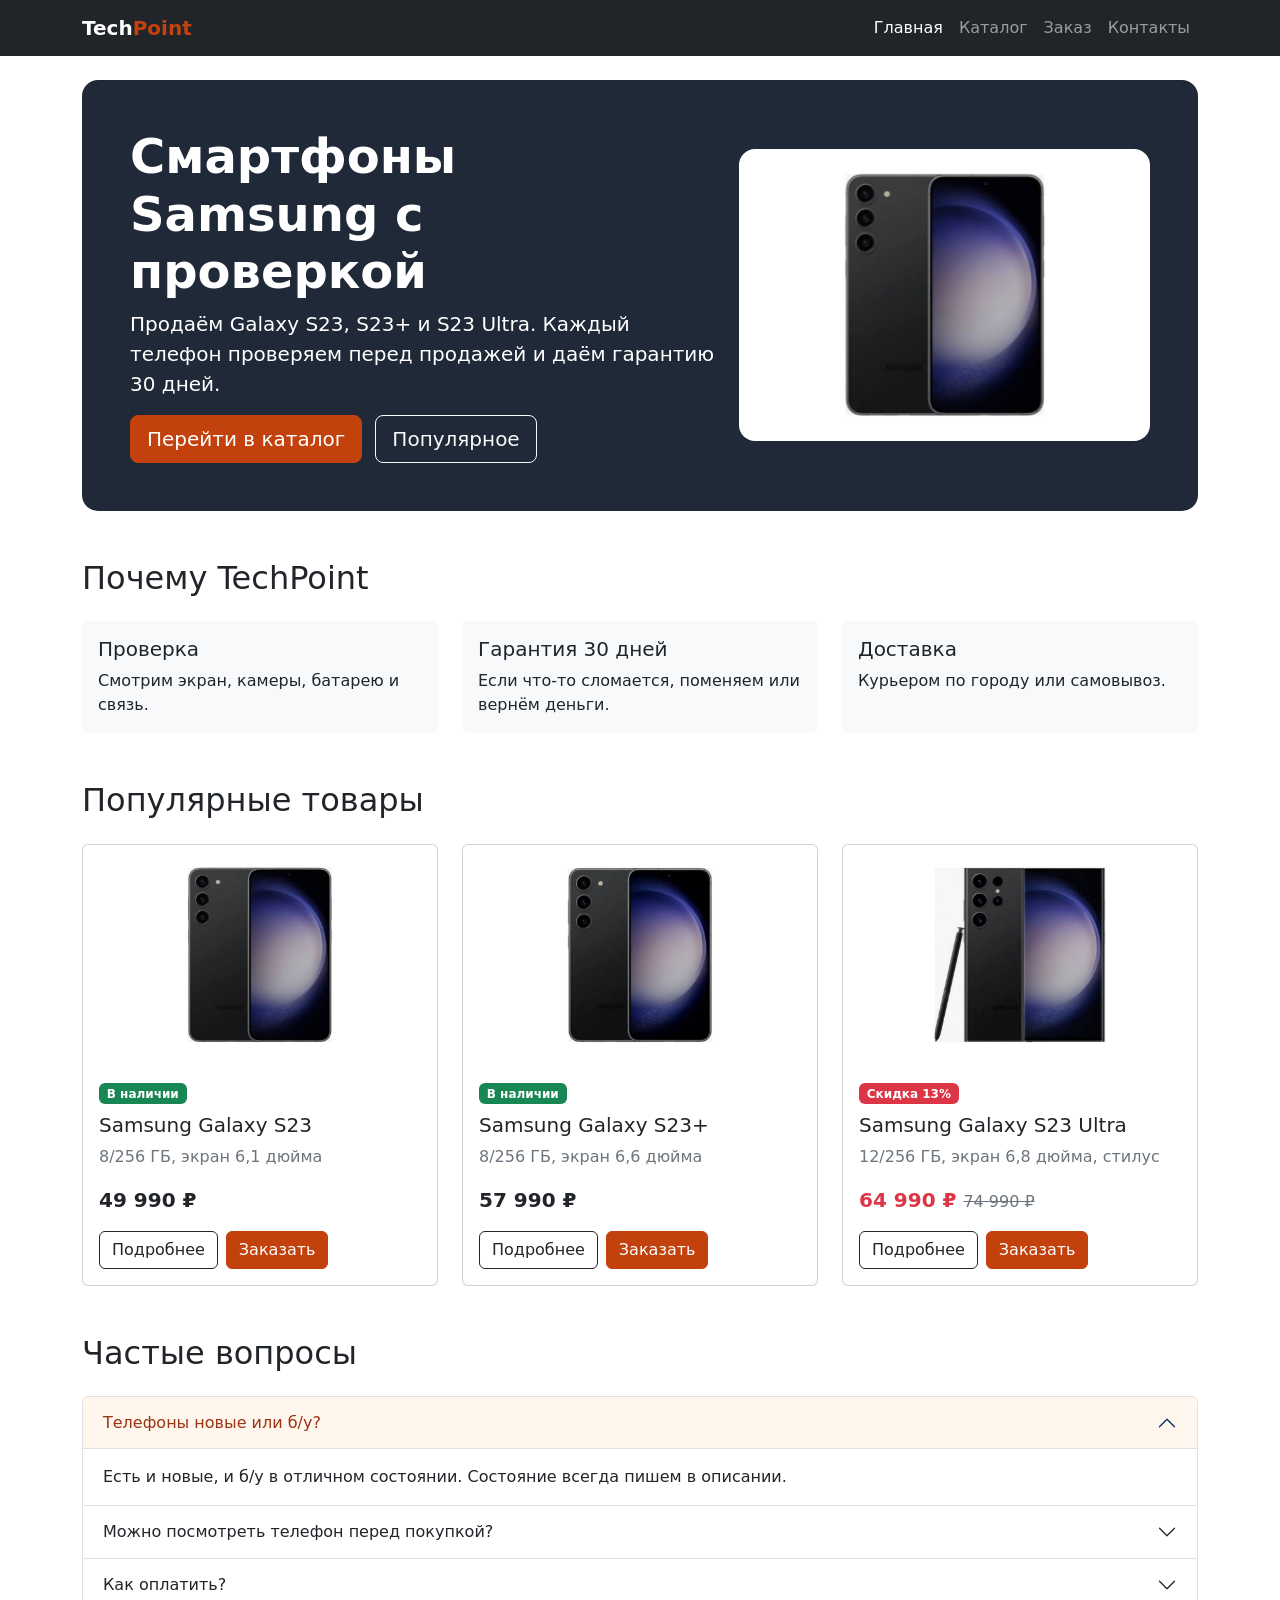
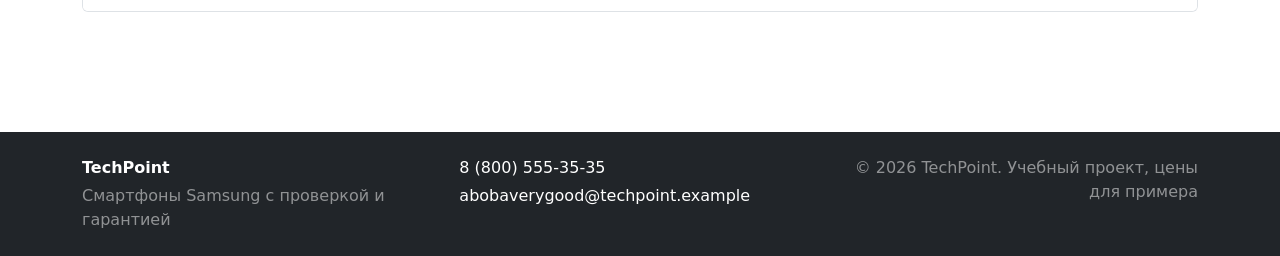
<file: index.html>
<!DOCTYPE html>
<html lang="ru">
<head>
  <meta charset="UTF-8">
  <meta name="viewport" content="width=device-width, initial-scale=1.0">
  <meta name="description" content="Магазин смартфонов Samsung Galaxy S23 с проверкой и гарантией.">
  <title>TechPoint — смартфоны Samsung</title>
  <link rel="stylesheet" href="vendor/bootstrap/css/bootstrap.min.css">
  <link rel="stylesheet" href="css/custom.css">
</head>
<body class="d-flex flex-column min-vh-100">
  <nav class="navbar navbar-expand-lg navbar-dark bg-dark sticky-top">
    <div class="container">
      <a class="navbar-brand fw-bold" href="index.html">Tech<span class="text-brand">Point</span></a>
      <button class="navbar-toggler" type="button" data-bs-toggle="collapse" data-bs-target="#mainNav" aria-controls="mainNav" aria-expanded="false" aria-label="Открыть меню">
        <span class="navbar-toggler-icon"></span>
      </button>
      <div class="collapse navbar-collapse" id="mainNav">
        <ul class="navbar-nav ms-auto">
          <li class="nav-item"><a class="nav-link active" aria-current="page" href="index.html">Главная</a></li>
          <li class="nav-item"><a class="nav-link" href="catalog.html">Каталог</a></li>
          <li class="nav-item"><a class="nav-link" href="order.html">Заказ</a></li>
          <li class="nav-item"><a class="nav-link" href="contacts.html">Контакты</a></li>
        </ul>
      </div>
    </div>
  </nav>

  <main class="container py-4 flex-grow-1">
    <div class="alert alert-success d-none" id="successAlert" role="alert">
      Заявка отправлена! Мы перезвоним вам в течение часа.
    </div>

    <section class="hero rounded-4 p-4 p-lg-5 mb-5">
      <div class="row align-items-center g-4">
        <div class="col-lg-7">
          <h1 class="display-5 fw-bold">Смартфоны Samsung с проверкой</h1>
          <p class="lead">Продаём Galaxy S23, S23+ и S23 Ultra. Каждый телефон проверяем перед продажей и даём гарантию 30 дней.</p>
          <a class="btn btn-orange btn-lg me-2" href="catalog.html">Перейти в каталог</a>
          <a class="btn btn-outline-light btn-lg" href="#popular">Популярное</a>
        </div>
        <div class="col-lg-5">
          <div id="heroCarousel" class="carousel slide" data-bs-ride="carousel">
            <div class="carousel-inner bg-white rounded-4 py-3">
            <div class="carousel-item active">
              <img src="images/samsung-s23.jpg" class="d-block mx-auto hero-img" alt="Samsung Galaxy S23">
            </div>
            <div class="carousel-item">
              <img src="images/samsung-s23-plus.jpg" class="d-block mx-auto hero-img" alt="Samsung Galaxy S23+">
            </div>
            <div class="carousel-item">
              <img src="images/samsung-s23-ultra.jpg" class="d-block mx-auto hero-img" alt="Samsung Galaxy S23 Ultra">
            </div>
            </div>
            <button class="carousel-control-prev" type="button" data-bs-target="#heroCarousel" data-bs-slide="prev">
              <span class="carousel-control-prev-icon" aria-hidden="true"></span>
              <span class="visually-hidden">Назад</span>
            </button>
            <button class="carousel-control-next" type="button" data-bs-target="#heroCarousel" data-bs-slide="next">
              <span class="carousel-control-next-icon" aria-hidden="true"></span>
              <span class="visually-hidden">Вперёд</span>
            </button>
          </div>
        </div>
      </div>
    </section>

    <section class="mb-5" id="advantages">
      <h2 class="mb-4">Почему TechPoint</h2>
      <div class="row g-4">
        <div class="col-md-4">
          <div class="card h-100 border-0 bg-light">
            <div class="card-body">
              <h3 class="h5">Проверка</h3>
              <p class="card-text mb-0">Смотрим экран, камеры, батарею и связь.</p>
            </div>
          </div>
        </div>
        <div class="col-md-4">
          <div class="card h-100 border-0 bg-light">
            <div class="card-body">
              <h3 class="h5">Гарантия 30 дней</h3>
              <p class="card-text mb-0">Если что-то сломается, поменяем или вернём деньги.</p>
            </div>
          </div>
        </div>
        <div class="col-md-4">
          <div class="card h-100 border-0 bg-light">
            <div class="card-body">
              <h3 class="h5">Доставка</h3>
              <p class="card-text mb-0">Курьером по городу или самовывоз.</p>
            </div>
          </div>
        </div>
      </div>
    </section>

    <section class="mb-5" id="popular">
      <h2 class="mb-4">Популярные товары</h2>
      <div class="row row-cols-1 row-cols-md-2 row-cols-lg-3 g-4">
        <div class="col">
          <div class="card h-100">
            <img src="images/samsung-s23.jpg" class="card-img-top product-img p-3" alt="Samsung Galaxy S23">
            <div class="card-body d-flex flex-column">
              <div class="mb-2"><span class="badge text-bg-success">В наличии</span></div>
              <h3 class="card-title h5">Samsung Galaxy S23</h3>
              <p class="card-text text-secondary">8/256 ГБ, экран 6,1 дюйма</p>
              <p class="fw-bold fs-5 mb-3">49 990 ₽</p>
              <div class="mt-auto d-flex gap-2">
              <a class="btn btn-outline-dark" href="product-s23.html">Подробнее</a>
              <button class="btn btn-orange" type="button" data-bs-toggle="modal" data-bs-target="#orderModal" data-product="Samsung Galaxy S23">Заказать</button>
              </div>
            </div>
          </div>
        </div>
        <div class="col">
          <div class="card h-100">
            <img src="images/samsung-s23-plus.jpg" class="card-img-top product-img p-3" alt="Samsung Galaxy S23+">
            <div class="card-body d-flex flex-column">
              <div class="mb-2"><span class="badge text-bg-success">В наличии</span></div>
              <h3 class="card-title h5">Samsung Galaxy S23+</h3>
              <p class="card-text text-secondary">8/256 ГБ, экран 6,6 дюйма</p>
              <p class="fw-bold fs-5 mb-3">57 990 ₽</p>
              <div class="mt-auto d-flex gap-2">
              <a class="btn btn-outline-dark" href="product-s23-plus.html">Подробнее</a>
              <button class="btn btn-orange" type="button" data-bs-toggle="modal" data-bs-target="#orderModal" data-product="Samsung Galaxy S23+">Заказать</button>
              </div>
            </div>
          </div>
        </div>
        <div class="col">
          <div class="card h-100">
            <img src="images/samsung-s23-ultra.jpg" class="card-img-top product-img p-3" alt="Samsung Galaxy S23 Ultra">
            <div class="card-body d-flex flex-column">
              <div class="mb-2"><span class="badge text-bg-danger">Скидка 13%</span></div>
              <h3 class="card-title h5">Samsung Galaxy S23 Ultra</h3>
              <p class="card-text text-secondary">12/256 ГБ, экран 6,8 дюйма, стилус</p>
              <p class="fw-bold fs-5 mb-3 text-danger">64 990 ₽ <s class="text-secondary fs-6 fw-normal">74 990 ₽</s></p>
              <div class="mt-auto d-flex gap-2">
              <a class="btn btn-outline-dark" href="product.html">Подробнее</a>
              <button class="btn btn-orange" type="button" data-bs-toggle="modal" data-bs-target="#orderModal" data-product="Samsung Galaxy S23 Ultra">Заказать</button>
              </div>
            </div>
          </div>
        </div>
      </div>
    </section>

    <section class="mb-5">
      <h2 class="mb-4">Частые вопросы</h2>
      <div class="accordion" id="faq">
        <div class="accordion-item">
          <h3 class="accordion-header">
            <button class="accordion-button" type="button" data-bs-toggle="collapse" data-bs-target="#faq1" aria-expanded="true" aria-controls="faq1">
              Телефоны новые или б/у?
            </button>
          </h3>
          <div id="faq1" class="accordion-collapse collapse show" data-bs-parent="#faq">
            <div class="accordion-body">Есть и новые, и б/у в отличном состоянии. Состояние всегда пишем в описании.</div>
          </div>
        </div>
        <div class="accordion-item">
          <h3 class="accordion-header">
            <button class="accordion-button collapsed" type="button" data-bs-toggle="collapse" data-bs-target="#faq2" aria-expanded="false" aria-controls="faq2">
              Можно посмотреть телефон перед покупкой?
            </button>
          </h3>
          <div id="faq2" class="accordion-collapse collapse" data-bs-parent="#faq">
            <div class="accordion-body">Да, оставьте заявку и договоримся о встрече.</div>
          </div>
        </div>
        <div class="accordion-item">
          <h3 class="accordion-header">
            <button class="accordion-button collapsed" type="button" data-bs-toggle="collapse" data-bs-target="#faq3" aria-expanded="false" aria-controls="faq3">
              Как оплатить?
            </button>
          </h3>
          <div id="faq3" class="accordion-collapse collapse" data-bs-parent="#faq">
            <div class="accordion-body">Наличными или переводом при получении.</div>
          </div>
        </div>
      </div>
    </section>
  </main>

  <footer class="bg-dark text-white py-4 mt-5">
    <div class="container">
      <div class="row g-3">
        <div class="col-md-4">
          <p class="fw-bold mb-1">TechPoint</p>
          <p class="mb-0 text-white-50">Смартфоны Samsung с проверкой и гарантией</p>
        </div>
        <div class="col-md-4">
          <p class="mb-1">8 (800) 555-35-35</p>
          <p class="mb-0">abobaverygood@techpoint.example</p>
        </div>
        <div class="col-md-4 text-md-end">
          <p class="mb-0 text-white-50">&copy; 2026 TechPoint. Учебный проект, цены для примера</p>
        </div>
      </div>
    </div>
  </footer>

  <div class="modal fade" id="orderModal" tabindex="-1" aria-labelledby="orderModalTitle" aria-hidden="true">
    <div class="modal-dialog modal-lg modal-dialog-centered">
      <div class="modal-content">
        <form class="order-form" novalidate>
          <div class="modal-header">
            <h2 class="modal-title fs-5" id="orderModalTitle">Заявка</h2>
            <button type="button" class="btn-close" data-bs-dismiss="modal" aria-label="Закрыть"></button>
          </div>
          <div class="modal-body">
            <div class="row g-3">
              <div class="col-md-6">
                <label class="form-label" for="modal-name">Имя</label>
                <input class="form-control" id="modal-name" name="name" type="text" required>
                <div class="invalid-feedback">Введите имя</div>
              </div>
              <div class="col-md-6">
                <label class="form-label" for="modal-email">E-mail</label>
                <input class="form-control" id="modal-email" name="email" type="email" required>
                <div class="invalid-feedback">Введите корректный e-mail</div>
              </div>
              <div class="col-md-6">
                <label class="form-label" for="modal-phone">Телефон</label>
                <div class="input-group has-validation">
                  <span class="input-group-text">+7</span>
                  <input class="form-control" id="modal-phone" name="phone" type="tel" placeholder="900 000-00-00" required>
                  <div class="invalid-feedback">Введите телефон</div>
                </div>
              </div>
              <div class="col-md-6">
                <label class="form-label" for="modal-model">Модель</label>
                <select class="form-select" id="modal-model" name="model" required>
                  <option value="">Выберите модель</option>
                  <option value="Samsung Galaxy S23">Samsung Galaxy S23</option>
                  <option value="Samsung Galaxy S23+">Samsung Galaxy S23+</option>
                  <option value="Samsung Galaxy S23 Ultra">Samsung Galaxy S23 Ultra</option>
                </select>
                <div class="invalid-feedback">Выберите модель</div>
              </div>
              <div class="col-12">
                <label class="form-label" for="modal-comment">Комментарий</label>
                <textarea class="form-control" id="modal-comment" name="comment" rows="3"></textarea>
              </div>
              <div class="col-12">
                <div class="form-check">
                  <input class="form-check-input" id="modal-agree" name="agree" type="checkbox" required>
                  <label class="form-check-label" for="modal-agree">Согласен на обработку данных</label>
                </div>
              </div>
            </div>
          </div>
          <div class="modal-footer">
            <button type="button" class="btn btn-outline-secondary" data-bs-dismiss="modal">Закрыть</button>
            <button type="submit" class="btn btn-orange">Отправить</button>
          </div>
        </form>
      </div>
    </div>
  </div>

  <script src="vendor/bootstrap/js/bootstrap.bundle.min.js"></script>
  <script src="js/main.js"></script>
</body>
</html>
</file>
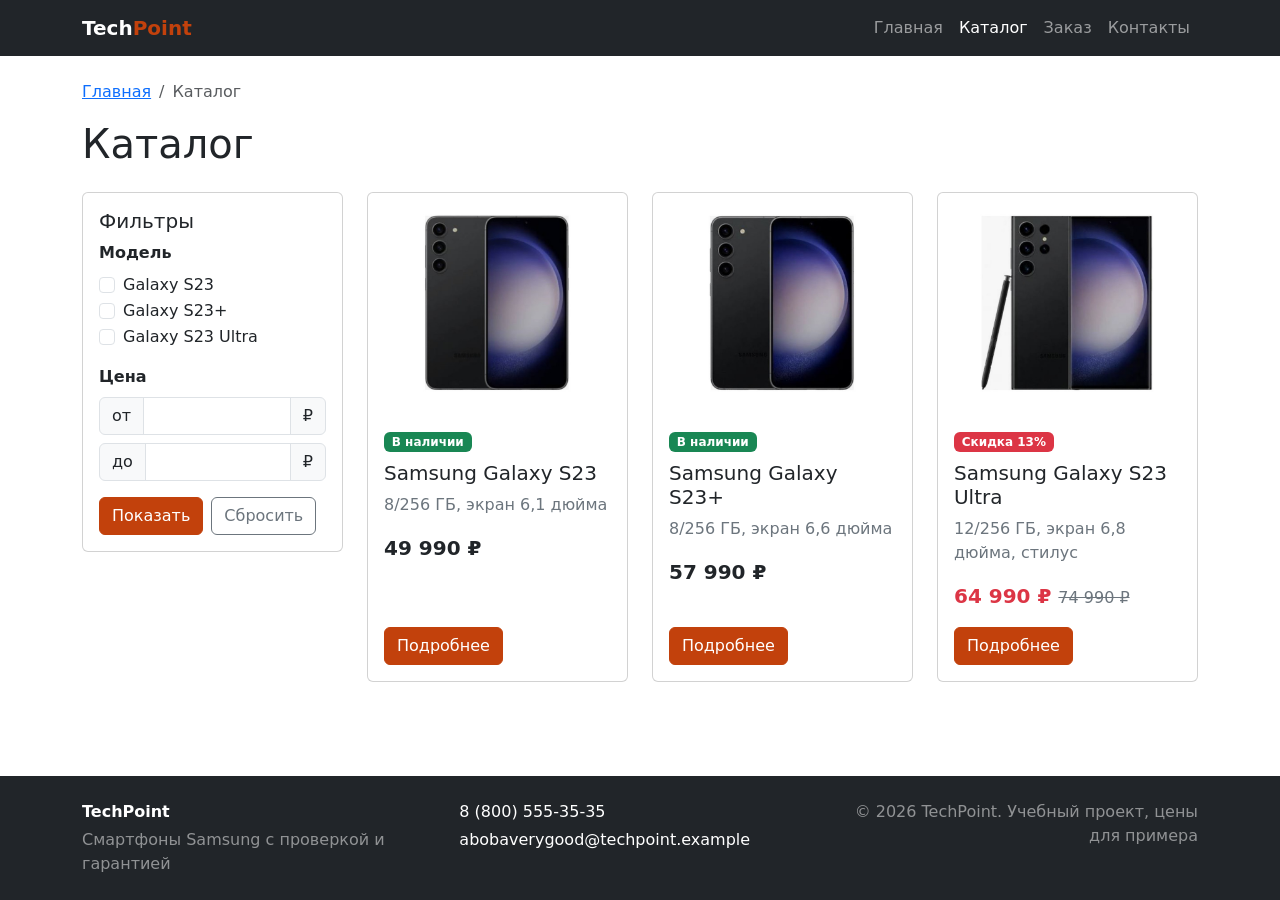
<file: catalog.html>
<!DOCTYPE html>
<html lang="ru">
<head>
  <meta charset="UTF-8">
  <meta name="viewport" content="width=device-width, initial-scale=1.0">
  <meta name="description" content="Каталог смартфонов Samsung Galaxy S23, S23+ и S23 Ultra.">
  <title>Каталог — TechPoint</title>
  <link rel="stylesheet" href="vendor/bootstrap/css/bootstrap.min.css">
  <link rel="stylesheet" href="css/custom.css">
</head>
<body class="d-flex flex-column min-vh-100">
  <nav class="navbar navbar-expand-lg navbar-dark bg-dark sticky-top">
    <div class="container">
      <a class="navbar-brand fw-bold" href="index.html">Tech<span class="text-brand">Point</span></a>
      <button class="navbar-toggler" type="button" data-bs-toggle="collapse" data-bs-target="#mainNav" aria-controls="mainNav" aria-expanded="false" aria-label="Открыть меню">
        <span class="navbar-toggler-icon"></span>
      </button>
      <div class="collapse navbar-collapse" id="mainNav">
        <ul class="navbar-nav ms-auto">
          <li class="nav-item"><a class="nav-link" href="index.html">Главная</a></li>
          <li class="nav-item"><a class="nav-link active" aria-current="page" href="catalog.html">Каталог</a></li>
          <li class="nav-item"><a class="nav-link" href="order.html">Заказ</a></li>
          <li class="nav-item"><a class="nav-link" href="contacts.html">Контакты</a></li>
        </ul>
      </div>
    </div>
  </nav>

  <main class="container py-4 flex-grow-1">
    <nav aria-label="breadcrumb">
      <ol class="breadcrumb">
        <li class="breadcrumb-item"><a href="index.html">Главная</a></li>
        <li class="breadcrumb-item active" aria-current="page">Каталог</li>
      </ol>
    </nav>

    <h1 class="mb-4">Каталог</h1>

    <div class="row g-4">
      <aside class="col-lg-3">
        <div class="card filters">
          <div class="card-body">
            <h2 class="h5">Фильтры</h2>
            <form id="filters">
              <p class="fw-semibold mb-2">Модель</p>
              <div class="form-check">
                <input class="form-check-input" type="checkbox" name="model" value="s23" id="f-s23">
                <label class="form-check-label" for="f-s23">Galaxy S23</label>
              </div>
              <div class="form-check">
                <input class="form-check-input" type="checkbox" name="model" value="s23plus" id="f-s23plus">
                <label class="form-check-label" for="f-s23plus">Galaxy S23+</label>
              </div>
              <div class="form-check mb-3">
                <input class="form-check-input" type="checkbox" name="model" value="s23ultra" id="f-s23ultra">
                <label class="form-check-label" for="f-s23ultra">Galaxy S23 Ultra</label>
              </div>

              <p class="fw-semibold mb-2">Цена</p>
              <div class="input-group mb-2">
                <span class="input-group-text">от</span>
                <input class="form-control" type="number" name="price-from" min="0">
                <span class="input-group-text">₽</span>
              </div>
              <div class="input-group mb-3">
                <span class="input-group-text">до</span>
                <input class="form-control" type="number" name="price-to" min="0">
                <span class="input-group-text">₽</span>
              </div>

              <div class="d-flex gap-2">
                <button class="btn btn-orange" type="submit">Показать</button>
                <button class="btn btn-outline-secondary" type="reset">Сбросить</button>
              </div>
            </form>
          </div>
        </div>
      </aside>

      <section class="col-lg-9">
        <div class="row row-cols-1 row-cols-sm-2 row-cols-xl-3 g-4">
          <div class="col" data-model="s23" data-price="49990">
            <div class="card h-100">
              <img src="images/samsung-s23.jpg" class="card-img-top product-img p-3" alt="Samsung Galaxy S23">
              <div class="card-body d-flex flex-column">
                <div class="mb-2"><span class="badge text-bg-success">В наличии</span></div>
                <h3 class="card-title h5">Samsung Galaxy S23</h3>
                <p class="card-text text-secondary">8/256 ГБ, экран 6,1 дюйма</p>
                <p class="fw-bold fs-5 mb-3">49 990 ₽</p>
                <div class="mt-auto d-flex gap-2">
                <a class="btn btn-orange" href="product-s23.html">Подробнее</a>
                </div>
              </div>
            </div>
          </div>
          <div class="col" data-model="s23plus" data-price="57990">
            <div class="card h-100">
              <img src="images/samsung-s23-plus.jpg" class="card-img-top product-img p-3" alt="Samsung Galaxy S23+">
              <div class="card-body d-flex flex-column">
                <div class="mb-2"><span class="badge text-bg-success">В наличии</span></div>
                <h3 class="card-title h5">Samsung Galaxy S23+</h3>
                <p class="card-text text-secondary">8/256 ГБ, экран 6,6 дюйма</p>
                <p class="fw-bold fs-5 mb-3">57 990 ₽</p>
                <div class="mt-auto d-flex gap-2">
                <a class="btn btn-orange" href="product-s23-plus.html">Подробнее</a>
                </div>
              </div>
            </div>
          </div>
          <div class="col" data-model="s23ultra" data-price="64990">
            <div class="card h-100">
              <img src="images/samsung-s23-ultra.jpg" class="card-img-top product-img p-3" alt="Samsung Galaxy S23 Ultra">
              <div class="card-body d-flex flex-column">
                <div class="mb-2"><span class="badge text-bg-danger">Скидка 13%</span></div>
                <h3 class="card-title h5">Samsung Galaxy S23 Ultra</h3>
                <p class="card-text text-secondary">12/256 ГБ, экран 6,8 дюйма, стилус</p>
                <p class="fw-bold fs-5 mb-3 text-danger">64 990 ₽ <s class="text-secondary fs-6 fw-normal">74 990 ₽</s></p>
                <div class="mt-auto d-flex gap-2">
                <a class="btn btn-orange" href="product.html">Подробнее</a>
                </div>
              </div>
            </div>
          </div>
        </div>
        <div class="alert alert-secondary d-none mt-4" id="emptyAlert">Ничего не найдено. Попробуйте изменить фильтры.</div>
      </section>
    </div>
  </main>

  <footer class="bg-dark text-white py-4 mt-5">
    <div class="container">
      <div class="row g-3">
        <div class="col-md-4">
          <p class="fw-bold mb-1">TechPoint</p>
          <p class="mb-0 text-white-50">Смартфоны Samsung с проверкой и гарантией</p>
        </div>
        <div class="col-md-4">
          <p class="mb-1">8 (800) 555-35-35</p>
          <p class="mb-0">abobaverygood@techpoint.example</p>
        </div>
        <div class="col-md-4 text-md-end">
          <p class="mb-0 text-white-50">&copy; 2026 TechPoint. Учебный проект, цены для примера</p>
        </div>
      </div>
    </div>
  </footer>

  <script src="vendor/bootstrap/js/bootstrap.bundle.min.js"></script>
  <script src="js/catalog.js"></script>
</body>
</html>
</file>
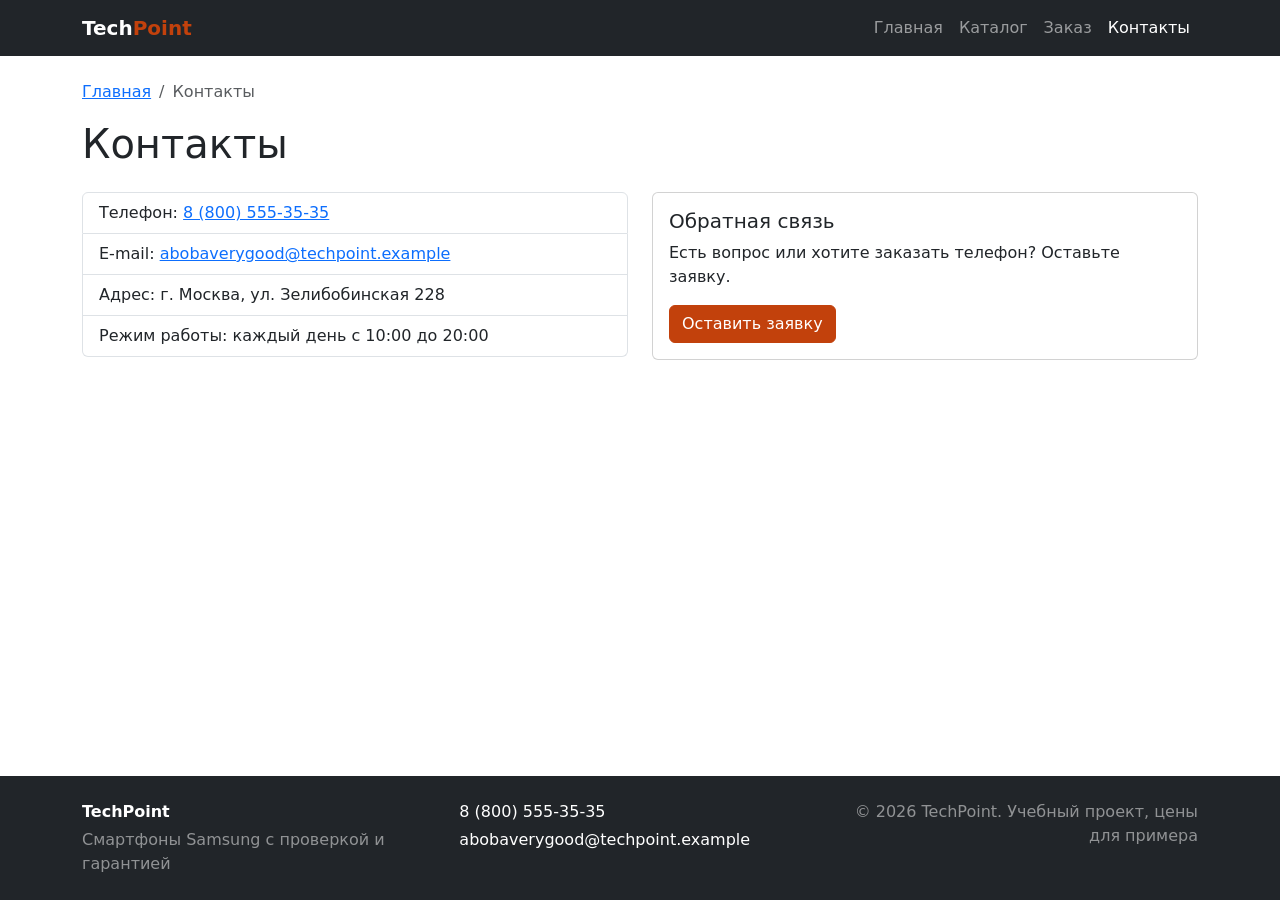
<file: contacts.html>
<!DOCTYPE html>
<html lang="ru">
<head>
  <meta charset="UTF-8">
  <meta name="viewport" content="width=device-width, initial-scale=1.0">
  <meta name="description" content="Контакты магазина TechPoint.">
  <title>Контакты — TechPoint</title>
  <link rel="stylesheet" href="vendor/bootstrap/css/bootstrap.min.css">
  <link rel="stylesheet" href="css/custom.css">
</head>
<body class="d-flex flex-column min-vh-100">
  <nav class="navbar navbar-expand-lg navbar-dark bg-dark sticky-top">
    <div class="container">
      <a class="navbar-brand fw-bold" href="index.html">Tech<span class="text-brand">Point</span></a>
      <button class="navbar-toggler" type="button" data-bs-toggle="collapse" data-bs-target="#mainNav" aria-controls="mainNav" aria-expanded="false" aria-label="Открыть меню">
        <span class="navbar-toggler-icon"></span>
      </button>
      <div class="collapse navbar-collapse" id="mainNav">
        <ul class="navbar-nav ms-auto">
          <li class="nav-item"><a class="nav-link" href="index.html">Главная</a></li>
          <li class="nav-item"><a class="nav-link" href="catalog.html">Каталог</a></li>
          <li class="nav-item"><a class="nav-link" href="order.html">Заказ</a></li>
          <li class="nav-item"><a class="nav-link active" aria-current="page" href="contacts.html">Контакты</a></li>
        </ul>
      </div>
    </div>
  </nav>

  <main class="container py-4 flex-grow-1">
    <nav aria-label="breadcrumb">
      <ol class="breadcrumb">
        <li class="breadcrumb-item"><a href="index.html">Главная</a></li>
        <li class="breadcrumb-item active" aria-current="page">Контакты</li>
      </ol>
    </nav>

    <h1 class="mb-4">Контакты</h1>

    <div class="row g-4">
      <div class="col-md-6">
        <ul class="list-group">
          <li class="list-group-item">Телефон: <a href="tel:+78005553535">8 (800) 555-35-35</a></li>
          <li class="list-group-item">E-mail: <a href="mailto:abobaverygood@techpoint.example">abobaverygood@techpoint.example</a></li>
          <li class="list-group-item">Адрес: г. Москва, ул. Зелибобинская 228</li>
          <li class="list-group-item">Режим работы: каждый день с 10:00 до 20:00</li>
        </ul>
      </div>
      <div class="col-md-6">
        <div class="card h-100">
          <div class="card-body">
            <h2 class="h5">Обратная связь</h2>
            <p>Есть вопрос или хотите заказать телефон? Оставьте заявку.</p>
            <a class="btn btn-orange" href="order.html">Оставить заявку</a>
          </div>
        </div>
      </div>
    </div>
  </main>

  <footer class="bg-dark text-white py-4 mt-5">
    <div class="container">
      <div class="row g-3">
        <div class="col-md-4">
          <p class="fw-bold mb-1">TechPoint</p>
          <p class="mb-0 text-white-50">Смартфоны Samsung с проверкой и гарантией</p>
        </div>
        <div class="col-md-4">
          <p class="mb-1">8 (800) 555-35-35</p>
          <p class="mb-0">abobaverygood@techpoint.example</p>
        </div>
        <div class="col-md-4 text-md-end">
          <p class="mb-0 text-white-50">&copy; 2026 TechPoint. Учебный проект, цены для примера</p>
        </div>
      </div>
    </div>
  </footer>

  <script src="vendor/bootstrap/js/bootstrap.bundle.min.js"></script>
</body>
</html>
</file>
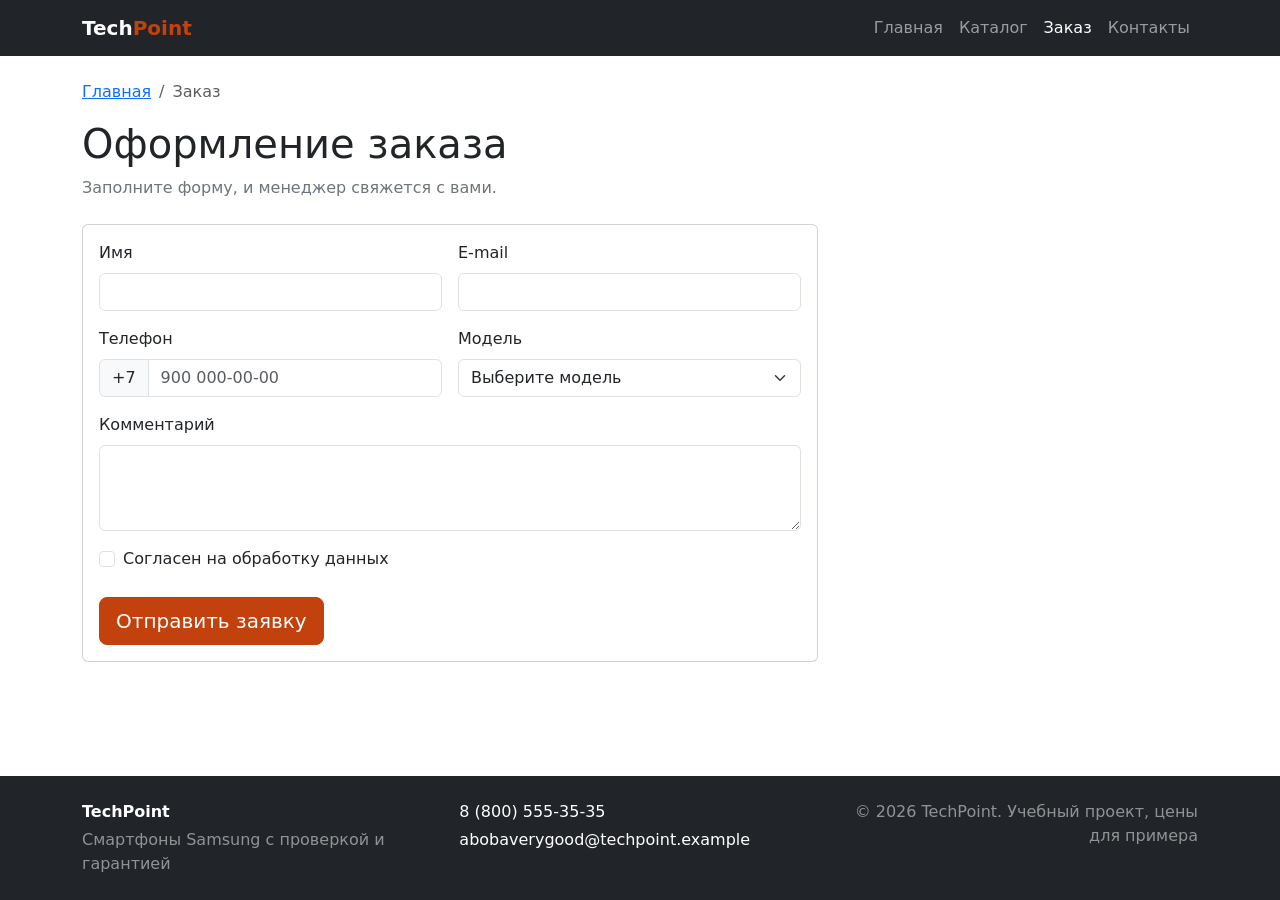
<file: order.html>
<!DOCTYPE html>
<html lang="ru">
<head>
  <meta charset="UTF-8">
  <meta name="viewport" content="width=device-width, initial-scale=1.0">
  <meta name="description" content="Оформление заявки на покупку смартфона в TechPoint.">
  <title>Заказ — TechPoint</title>
  <link rel="stylesheet" href="vendor/bootstrap/css/bootstrap.min.css">
  <link rel="stylesheet" href="css/custom.css">
</head>
<body class="d-flex flex-column min-vh-100">
  <nav class="navbar navbar-expand-lg navbar-dark bg-dark sticky-top">
    <div class="container">
      <a class="navbar-brand fw-bold" href="index.html">Tech<span class="text-brand">Point</span></a>
      <button class="navbar-toggler" type="button" data-bs-toggle="collapse" data-bs-target="#mainNav" aria-controls="mainNav" aria-expanded="false" aria-label="Открыть меню">
        <span class="navbar-toggler-icon"></span>
      </button>
      <div class="collapse navbar-collapse" id="mainNav">
        <ul class="navbar-nav ms-auto">
          <li class="nav-item"><a class="nav-link" href="index.html">Главная</a></li>
          <li class="nav-item"><a class="nav-link" href="catalog.html">Каталог</a></li>
          <li class="nav-item"><a class="nav-link active" aria-current="page" href="order.html">Заказ</a></li>
          <li class="nav-item"><a class="nav-link" href="contacts.html">Контакты</a></li>
        </ul>
      </div>
    </div>
  </nav>

  <main class="container py-4 flex-grow-1">
    <nav aria-label="breadcrumb">
      <ol class="breadcrumb">
        <li class="breadcrumb-item"><a href="index.html">Главная</a></li>
        <li class="breadcrumb-item active" aria-current="page">Заказ</li>
      </ol>
    </nav>

    <h1>Оформление заказа</h1>
    <p class="text-secondary mb-4">Заполните форму, и менеджер свяжется с вами.</p>

    <div class="alert alert-success d-none" id="successAlert" role="alert">
      Заявка отправлена! Мы перезвоним вам в течение часа.
    </div>

    <div class="row">
      <div class="col-lg-8">
        <form class="order-form card card-body" novalidate>
          <div class="row g-3">
            <div class="col-md-6">
              <label class="form-label" for="order-name">Имя</label>
              <input class="form-control" id="order-name" name="name" type="text" required>
              <div class="invalid-feedback">Введите имя</div>
            </div>
            <div class="col-md-6">
              <label class="form-label" for="order-email">E-mail</label>
              <input class="form-control" id="order-email" name="email" type="email" required>
              <div class="invalid-feedback">Введите корректный e-mail</div>
            </div>
            <div class="col-md-6">
              <label class="form-label" for="order-phone">Телефон</label>
              <div class="input-group has-validation">
                <span class="input-group-text">+7</span>
                <input class="form-control" id="order-phone" name="phone" type="tel" placeholder="900 000-00-00" required>
                <div class="invalid-feedback">Введите телефон</div>
              </div>
            </div>
            <div class="col-md-6">
              <label class="form-label" for="order-model">Модель</label>
              <select class="form-select" id="order-model" name="model" required>
                <option value="">Выберите модель</option>
                <option value="Samsung Galaxy S23">Samsung Galaxy S23</option>
                <option value="Samsung Galaxy S23+">Samsung Galaxy S23+</option>
                <option value="Samsung Galaxy S23 Ultra">Samsung Galaxy S23 Ultra</option>
              </select>
              <div class="invalid-feedback">Выберите модель</div>
            </div>
            <div class="col-12">
              <label class="form-label" for="order-comment">Комментарий</label>
              <textarea class="form-control" id="order-comment" name="comment" rows="3"></textarea>
            </div>
            <div class="col-12">
              <div class="form-check">
                <input class="form-check-input" id="order-agree" name="agree" type="checkbox" required>
                <label class="form-check-label" for="order-agree">Согласен на обработку данных</label>
              </div>
            </div>
          </div>
          <div class="mt-4">
            <button class="btn btn-orange btn-lg" type="submit">Отправить заявку</button>
          </div>
        </form>
      </div>
    </div>
  </main>

  <footer class="bg-dark text-white py-4 mt-5">
    <div class="container">
      <div class="row g-3">
        <div class="col-md-4">
          <p class="fw-bold mb-1">TechPoint</p>
          <p class="mb-0 text-white-50">Смартфоны Samsung с проверкой и гарантией</p>
        </div>
        <div class="col-md-4">
          <p class="mb-1">8 (800) 555-35-35</p>
          <p class="mb-0">abobaverygood@techpoint.example</p>
        </div>
        <div class="col-md-4 text-md-end">
          <p class="mb-0 text-white-50">&copy; 2026 TechPoint. Учебный проект, цены для примера</p>
        </div>
      </div>
    </div>
  </footer>

  <script src="vendor/bootstrap/js/bootstrap.bundle.min.js"></script>
  <script src="js/main.js"></script>
</body>
</html>
</file>
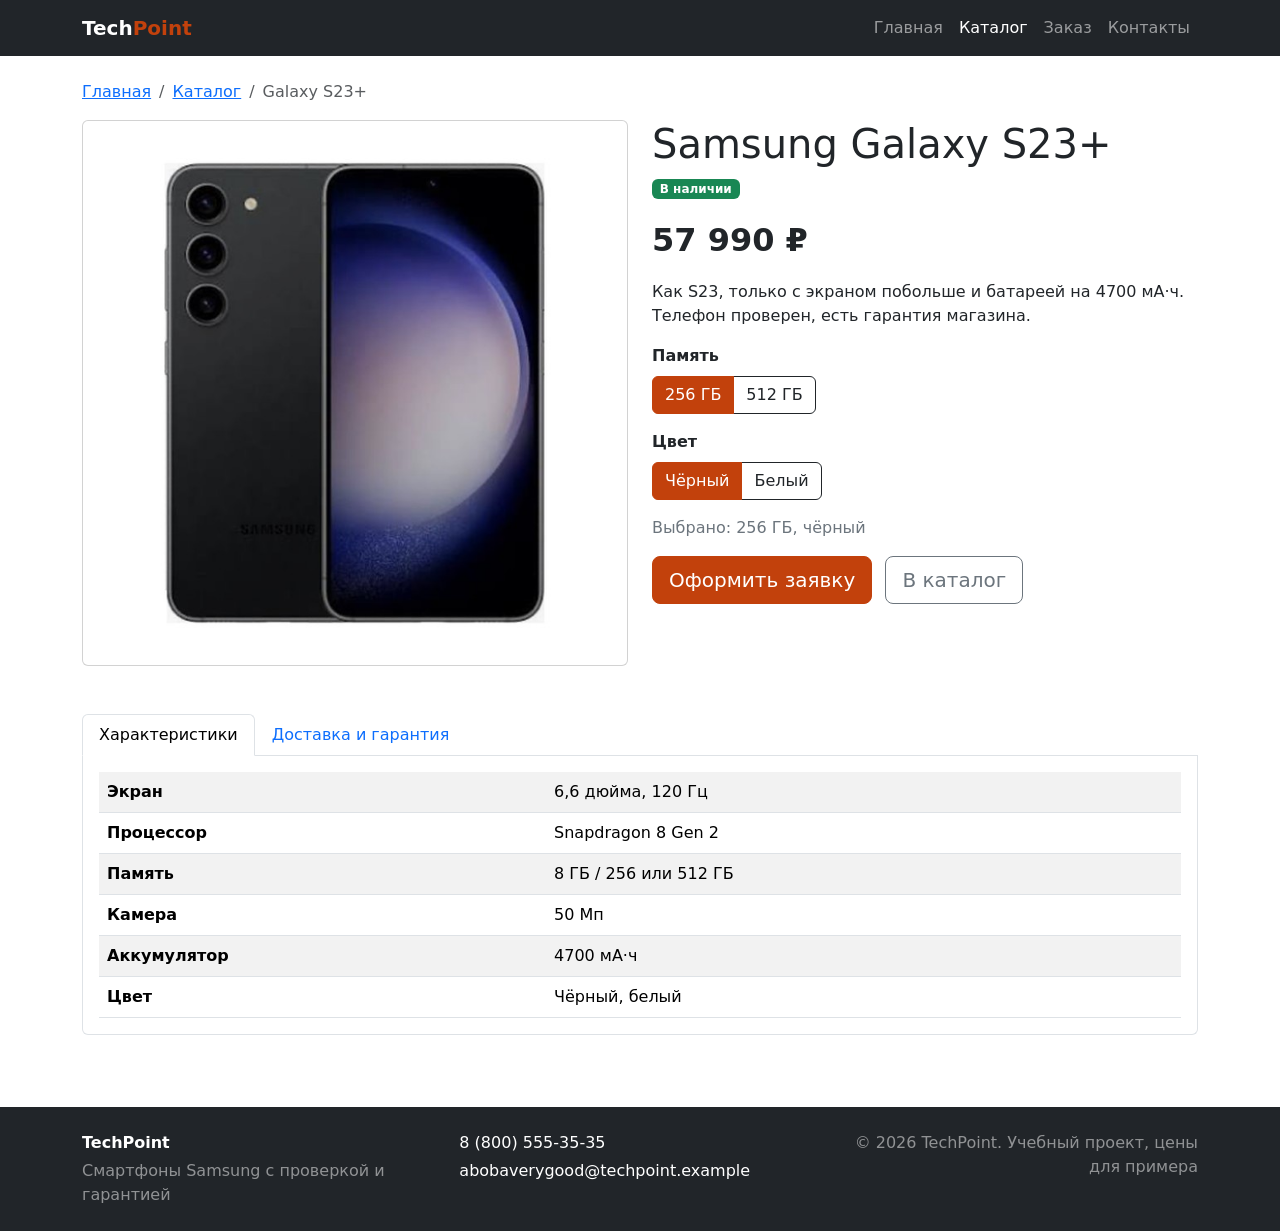
<file: product-s23-plus.html>
<!DOCTYPE html>
<html lang="ru">
<head>
  <meta charset="UTF-8">
  <meta name="viewport" content="width=device-width, initial-scale=1.0">
  <meta name="description" content="Samsung Galaxy S23+: цена и характеристики.">
  <title>Galaxy S23+ — TechPoint</title>
  <link rel="stylesheet" href="vendor/bootstrap/css/bootstrap.min.css">
  <link rel="stylesheet" href="css/custom.css">
</head>
<body class="d-flex flex-column min-vh-100">
  <nav class="navbar navbar-expand-lg navbar-dark bg-dark sticky-top">
    <div class="container">
      <a class="navbar-brand fw-bold" href="index.html">Tech<span class="text-brand">Point</span></a>
      <button class="navbar-toggler" type="button" data-bs-toggle="collapse" data-bs-target="#mainNav" aria-controls="mainNav" aria-expanded="false" aria-label="Открыть меню">
        <span class="navbar-toggler-icon"></span>
      </button>
      <div class="collapse navbar-collapse" id="mainNav">
        <ul class="navbar-nav ms-auto">
          <li class="nav-item"><a class="nav-link" href="index.html">Главная</a></li>
          <li class="nav-item"><a class="nav-link active" aria-current="page" href="catalog.html">Каталог</a></li>
          <li class="nav-item"><a class="nav-link" href="order.html">Заказ</a></li>
          <li class="nav-item"><a class="nav-link" href="contacts.html">Контакты</a></li>
        </ul>
      </div>
    </div>
  </nav>

  <main class="container py-4 flex-grow-1">
    <nav aria-label="breadcrumb">
      <ol class="breadcrumb">
        <li class="breadcrumb-item"><a href="index.html">Главная</a></li>
        <li class="breadcrumb-item"><a href="catalog.html">Каталог</a></li>
        <li class="breadcrumb-item active" aria-current="page">Galaxy S23+</li>
      </ol>
    </nav>

    <div class="row g-4 mb-5">
      <div class="col-md-6">
        <div class="card p-4">
          <img src="images/samsung-s23-plus.jpg" class="img-fluid" alt="Samsung Galaxy S23+">
        </div>
      </div>
      <div class="col-md-6">
        <h1>Samsung Galaxy S23+</h1>
        <div class="mb-3">
          <span class="badge text-bg-success">В наличии</span>
        </div>
        <p class="fs-2 fw-bold"><span id="price" data-price="57990">57 990 ₽</span></p>
        <p>Как S23, только с экраном побольше и батареей на 4700 мА·ч. Телефон проверен, есть гарантия магазина.</p>

        <p class="fw-semibold mb-2">Память</p>
        <div class="btn-group mb-3" role="group" aria-label="Память">
          <input type="radio" class="btn-check option" name="memory" id="mem256" value="256 ГБ" data-extra="0" checked>
          <label class="btn btn-outline-dark" for="mem256">256 ГБ</label>
          <input type="radio" class="btn-check option" name="memory" id="mem512" value="512 ГБ" data-extra="4000">
          <label class="btn btn-outline-dark" for="mem512">512 ГБ</label>
        </div>

        <p class="fw-semibold mb-2">Цвет</p>
        <div class="btn-group mb-3" role="group" aria-label="Цвет">
          <input type="radio" class="btn-check option" name="color" id="black" value="чёрный" checked>
          <label class="btn btn-outline-dark" for="black">Чёрный</label>
          <input type="radio" class="btn-check option" name="color" id="white" value="белый">
          <label class="btn btn-outline-dark" for="white">Белый</label>
        </div>

        <p class="text-secondary">Выбрано: <span id="selected">256 ГБ, чёрный</span></p>

        <a class="btn btn-orange btn-lg me-2" id="orderLink" href="order.html?model=Samsung%20Galaxy%20S23%2B">Оформить заявку</a>
        <a class="btn btn-outline-secondary btn-lg" href="catalog.html">В каталог</a>
      </div>
    </div>

    <ul class="nav nav-tabs" role="tablist">
      <li class="nav-item" role="presentation">
        <button class="nav-link active" id="specs-tab" data-bs-toggle="tab" data-bs-target="#specs" type="button" role="tab" aria-controls="specs" aria-selected="true">Характеристики</button>
      </li>
      <li class="nav-item" role="presentation">
        <button class="nav-link" id="delivery-tab" data-bs-toggle="tab" data-bs-target="#delivery" type="button" role="tab" aria-controls="delivery" aria-selected="false">Доставка и гарантия</button>
      </li>
    </ul>
    <div class="tab-content border border-top-0 rounded-bottom p-3">
      <div class="tab-pane fade show active" id="specs" role="tabpanel" aria-labelledby="specs-tab">
        <table class="table table-striped mb-0">
          <tbody>
            <tr><th scope="row">Экран</th><td>6,6 дюйма, 120 Гц</td></tr>
            <tr><th scope="row">Процессор</th><td>Snapdragon 8 Gen 2</td></tr>
            <tr><th scope="row">Память</th><td>8 ГБ / 256 или 512 ГБ</td></tr>
            <tr><th scope="row">Камера</th><td>50 Мп</td></tr>
            <tr><th scope="row">Аккумулятор</th><td>4700 мА·ч</td></tr>
            <tr><th scope="row">Цвет</th><td>Чёрный, белый</td></tr>
          </tbody>
        </table>
      </div>
      <div class="tab-pane fade" id="delivery" role="tabpanel" aria-labelledby="delivery-tab">
        <p>Доставка курьером по городу или самовывоз. Оплата при получении.</p>
        <p class="mb-0">Гарантия магазина 30 дней.</p>
      </div>
    </div>
  </main>

  <footer class="bg-dark text-white py-4 mt-5">
    <div class="container">
      <div class="row g-3">
        <div class="col-md-4">
          <p class="fw-bold mb-1">TechPoint</p>
          <p class="mb-0 text-white-50">Смартфоны Samsung с проверкой и гарантией</p>
        </div>
        <div class="col-md-4">
          <p class="mb-1">8 (800) 555-35-35</p>
          <p class="mb-0">abobaverygood@techpoint.example</p>
        </div>
        <div class="col-md-4 text-md-end">
          <p class="mb-0 text-white-50">&copy; 2026 TechPoint. Учебный проект, цены для примера</p>
        </div>
      </div>
    </div>
  </footer>

  <script src="vendor/bootstrap/js/bootstrap.bundle.min.js"></script>
  <script src="js/product.js"></script>
</body>
</html>
</file>
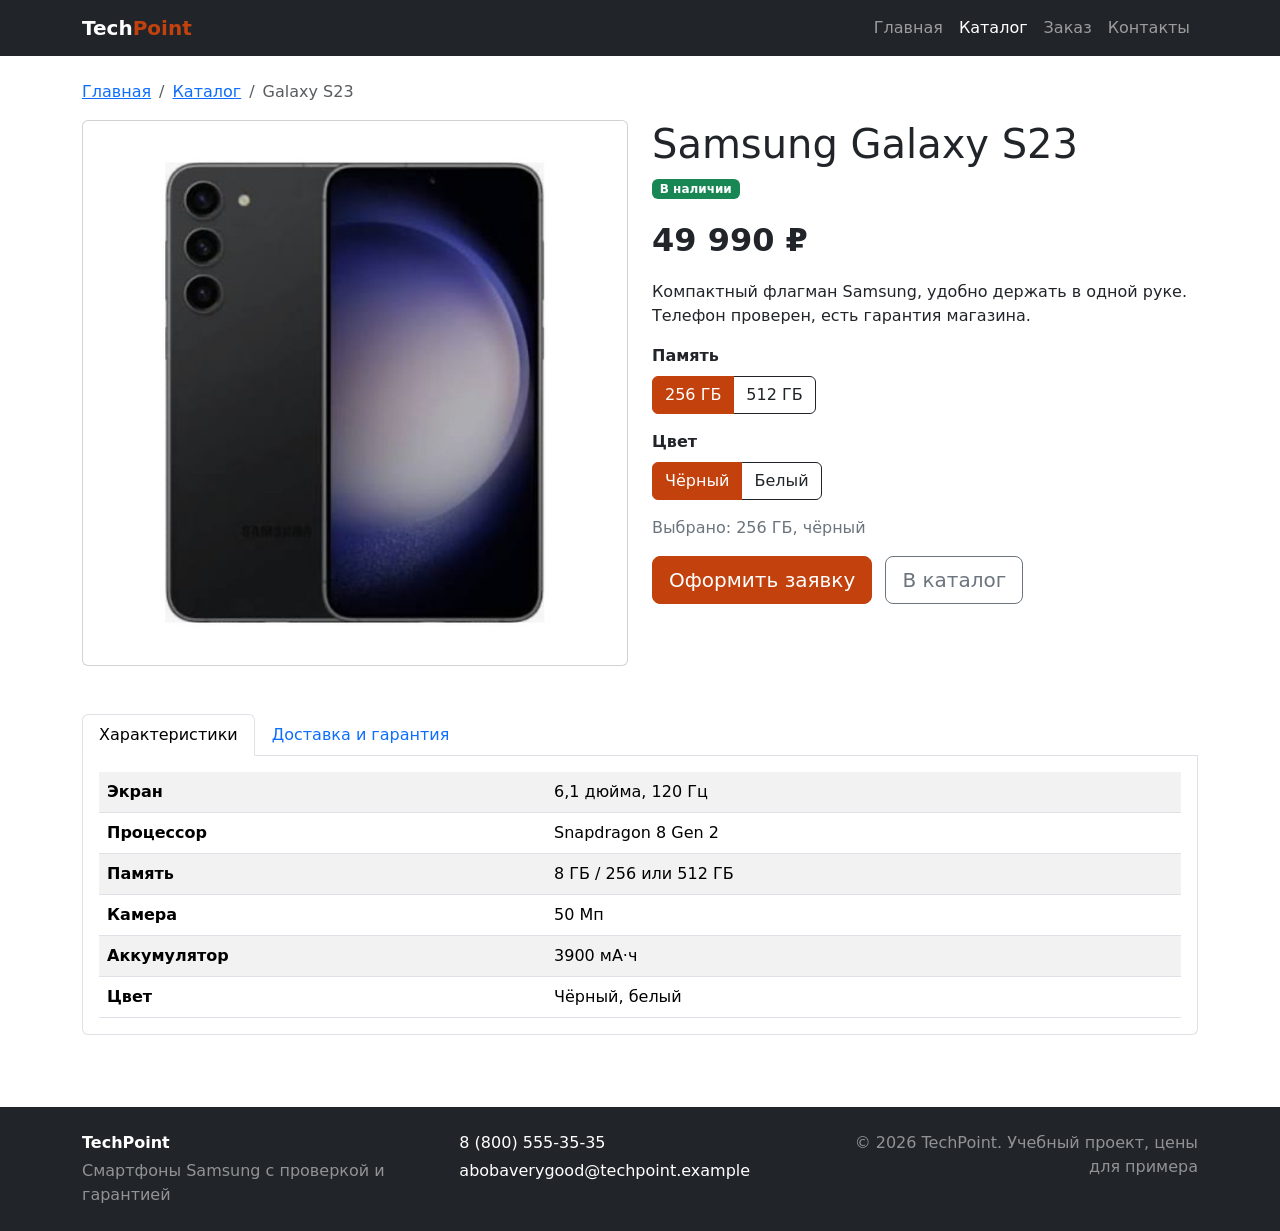
<file: product-s23.html>
<!DOCTYPE html>
<html lang="ru">
<head>
  <meta charset="UTF-8">
  <meta name="viewport" content="width=device-width, initial-scale=1.0">
  <meta name="description" content="Samsung Galaxy S23: цена и характеристики.">
  <title>Galaxy S23 — TechPoint</title>
  <link rel="stylesheet" href="vendor/bootstrap/css/bootstrap.min.css">
  <link rel="stylesheet" href="css/custom.css">
</head>
<body class="d-flex flex-column min-vh-100">
  <nav class="navbar navbar-expand-lg navbar-dark bg-dark sticky-top">
    <div class="container">
      <a class="navbar-brand fw-bold" href="index.html">Tech<span class="text-brand">Point</span></a>
      <button class="navbar-toggler" type="button" data-bs-toggle="collapse" data-bs-target="#mainNav" aria-controls="mainNav" aria-expanded="false" aria-label="Открыть меню">
        <span class="navbar-toggler-icon"></span>
      </button>
      <div class="collapse navbar-collapse" id="mainNav">
        <ul class="navbar-nav ms-auto">
          <li class="nav-item"><a class="nav-link" href="index.html">Главная</a></li>
          <li class="nav-item"><a class="nav-link active" aria-current="page" href="catalog.html">Каталог</a></li>
          <li class="nav-item"><a class="nav-link" href="order.html">Заказ</a></li>
          <li class="nav-item"><a class="nav-link" href="contacts.html">Контакты</a></li>
        </ul>
      </div>
    </div>
  </nav>

  <main class="container py-4 flex-grow-1">
    <nav aria-label="breadcrumb">
      <ol class="breadcrumb">
        <li class="breadcrumb-item"><a href="index.html">Главная</a></li>
        <li class="breadcrumb-item"><a href="catalog.html">Каталог</a></li>
        <li class="breadcrumb-item active" aria-current="page">Galaxy S23</li>
      </ol>
    </nav>

    <div class="row g-4 mb-5">
      <div class="col-md-6">
        <div class="card p-4">
          <img src="images/samsung-s23.jpg" class="img-fluid" alt="Samsung Galaxy S23">
        </div>
      </div>
      <div class="col-md-6">
        <h1>Samsung Galaxy S23</h1>
        <div class="mb-3">
          <span class="badge text-bg-success">В наличии</span>
        </div>
        <p class="fs-2 fw-bold"><span id="price" data-price="49990">49 990 ₽</span></p>
        <p>Компактный флагман Samsung, удобно держать в одной руке. Телефон проверен, есть гарантия магазина.</p>

        <p class="fw-semibold mb-2">Память</p>
        <div class="btn-group mb-3" role="group" aria-label="Память">
          <input type="radio" class="btn-check option" name="memory" id="mem256" value="256 ГБ" data-extra="0" checked>
          <label class="btn btn-outline-dark" for="mem256">256 ГБ</label>
          <input type="radio" class="btn-check option" name="memory" id="mem512" value="512 ГБ" data-extra="4000">
          <label class="btn btn-outline-dark" for="mem512">512 ГБ</label>
        </div>

        <p class="fw-semibold mb-2">Цвет</p>
        <div class="btn-group mb-3" role="group" aria-label="Цвет">
          <input type="radio" class="btn-check option" name="color" id="black" value="чёрный" checked>
          <label class="btn btn-outline-dark" for="black">Чёрный</label>
          <input type="radio" class="btn-check option" name="color" id="white" value="белый">
          <label class="btn btn-outline-dark" for="white">Белый</label>
        </div>

        <p class="text-secondary">Выбрано: <span id="selected">256 ГБ, чёрный</span></p>

        <a class="btn btn-orange btn-lg me-2" id="orderLink" href="order.html?model=Samsung%20Galaxy%20S23">Оформить заявку</a>
        <a class="btn btn-outline-secondary btn-lg" href="catalog.html">В каталог</a>
      </div>
    </div>

    <ul class="nav nav-tabs" role="tablist">
      <li class="nav-item" role="presentation">
        <button class="nav-link active" id="specs-tab" data-bs-toggle="tab" data-bs-target="#specs" type="button" role="tab" aria-controls="specs" aria-selected="true">Характеристики</button>
      </li>
      <li class="nav-item" role="presentation">
        <button class="nav-link" id="delivery-tab" data-bs-toggle="tab" data-bs-target="#delivery" type="button" role="tab" aria-controls="delivery" aria-selected="false">Доставка и гарантия</button>
      </li>
    </ul>
    <div class="tab-content border border-top-0 rounded-bottom p-3">
      <div class="tab-pane fade show active" id="specs" role="tabpanel" aria-labelledby="specs-tab">
        <table class="table table-striped mb-0">
          <tbody>
            <tr><th scope="row">Экран</th><td>6,1 дюйма, 120 Гц</td></tr>
            <tr><th scope="row">Процессор</th><td>Snapdragon 8 Gen 2</td></tr>
            <tr><th scope="row">Память</th><td>8 ГБ / 256 или 512 ГБ</td></tr>
            <tr><th scope="row">Камера</th><td>50 Мп</td></tr>
            <tr><th scope="row">Аккумулятор</th><td>3900 мА·ч</td></tr>
            <tr><th scope="row">Цвет</th><td>Чёрный, белый</td></tr>
          </tbody>
        </table>
      </div>
      <div class="tab-pane fade" id="delivery" role="tabpanel" aria-labelledby="delivery-tab">
        <p>Доставка курьером по городу или самовывоз. Оплата при получении.</p>
        <p class="mb-0">Гарантия магазина 30 дней.</p>
      </div>
    </div>
  </main>

  <footer class="bg-dark text-white py-4 mt-5">
    <div class="container">
      <div class="row g-3">
        <div class="col-md-4">
          <p class="fw-bold mb-1">TechPoint</p>
          <p class="mb-0 text-white-50">Смартфоны Samsung с проверкой и гарантией</p>
        </div>
        <div class="col-md-4">
          <p class="mb-1">8 (800) 555-35-35</p>
          <p class="mb-0">abobaverygood@techpoint.example</p>
        </div>
        <div class="col-md-4 text-md-end">
          <p class="mb-0 text-white-50">&copy; 2026 TechPoint. Учебный проект, цены для примера</p>
        </div>
      </div>
    </div>
  </footer>

  <script src="vendor/bootstrap/js/bootstrap.bundle.min.js"></script>
  <script src="js/product.js"></script>
</body>
</html>
</file>
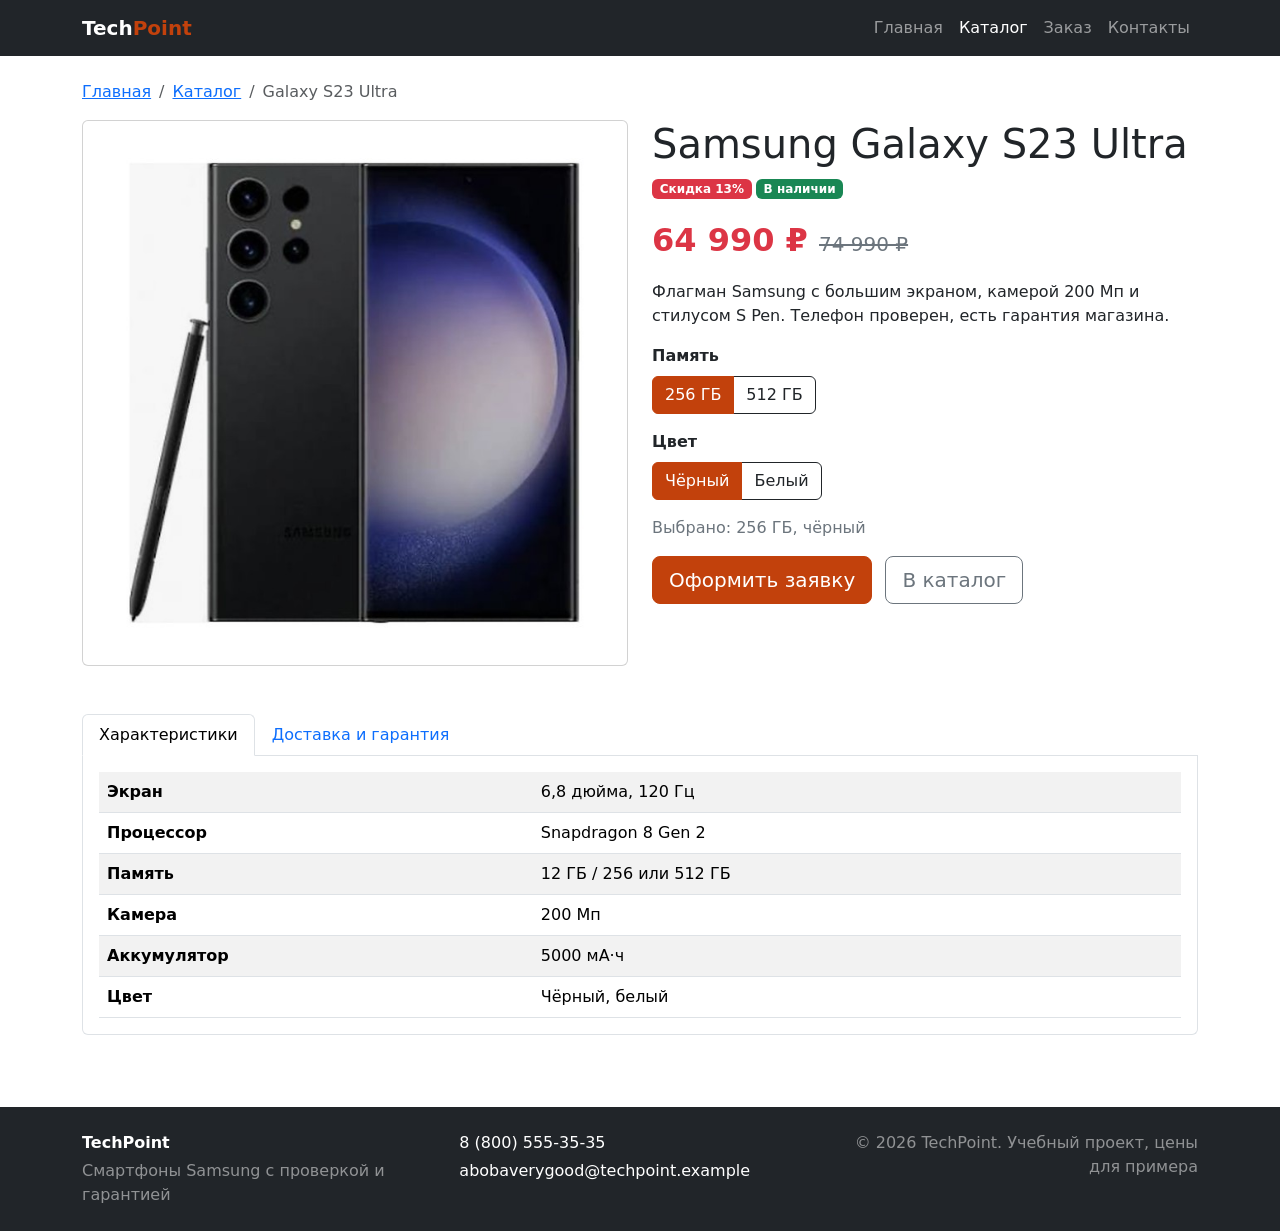
<file: product.html>
<!DOCTYPE html>
<html lang="ru">
<head>
  <meta charset="UTF-8">
  <meta name="viewport" content="width=device-width, initial-scale=1.0">
  <meta name="description" content="Samsung Galaxy S23 Ultra: цена и характеристики.">
  <title>Galaxy S23 Ultra — TechPoint</title>
  <link rel="stylesheet" href="vendor/bootstrap/css/bootstrap.min.css">
  <link rel="stylesheet" href="css/custom.css">
</head>
<body class="d-flex flex-column min-vh-100">
  <nav class="navbar navbar-expand-lg navbar-dark bg-dark sticky-top">
    <div class="container">
      <a class="navbar-brand fw-bold" href="index.html">Tech<span class="text-brand">Point</span></a>
      <button class="navbar-toggler" type="button" data-bs-toggle="collapse" data-bs-target="#mainNav" aria-controls="mainNav" aria-expanded="false" aria-label="Открыть меню">
        <span class="navbar-toggler-icon"></span>
      </button>
      <div class="collapse navbar-collapse" id="mainNav">
        <ul class="navbar-nav ms-auto">
          <li class="nav-item"><a class="nav-link" href="index.html">Главная</a></li>
          <li class="nav-item"><a class="nav-link active" aria-current="page" href="catalog.html">Каталог</a></li>
          <li class="nav-item"><a class="nav-link" href="order.html">Заказ</a></li>
          <li class="nav-item"><a class="nav-link" href="contacts.html">Контакты</a></li>
        </ul>
      </div>
    </div>
  </nav>

  <main class="container py-4 flex-grow-1">
    <nav aria-label="breadcrumb">
      <ol class="breadcrumb">
        <li class="breadcrumb-item"><a href="index.html">Главная</a></li>
        <li class="breadcrumb-item"><a href="catalog.html">Каталог</a></li>
        <li class="breadcrumb-item active" aria-current="page">Galaxy S23 Ultra</li>
      </ol>
    </nav>

    <div class="row g-4 mb-5">
      <div class="col-md-6">
        <div class="card p-4">
          <img src="images/samsung-s23-ultra.jpg" class="img-fluid" alt="Samsung Galaxy S23 Ultra">
        </div>
      </div>
      <div class="col-md-6">
        <h1>Samsung Galaxy S23 Ultra</h1>
        <div class="mb-3">
          <span class="badge text-bg-danger me-1">Скидка 13%</span><span class="badge text-bg-success">В наличии</span>
        </div>
        <p class="fs-2 fw-bold text-danger"><span id="price" data-price="64990">64 990 ₽</span> <s class="text-secondary fs-5 fw-normal" id="old-price" data-price="74990">74 990 ₽</s></p>
        <p>Флагман Samsung с большим экраном, камерой 200 Мп и стилусом S Pen. Телефон проверен, есть гарантия магазина.</p>

        <p class="fw-semibold mb-2">Память</p>
        <div class="btn-group mb-3" role="group" aria-label="Память">
          <input type="radio" class="btn-check option" name="memory" id="mem256" value="256 ГБ" data-extra="0" checked>
          <label class="btn btn-outline-dark" for="mem256">256 ГБ</label>
          <input type="radio" class="btn-check option" name="memory" id="mem512" value="512 ГБ" data-extra="4000">
          <label class="btn btn-outline-dark" for="mem512">512 ГБ</label>
        </div>

        <p class="fw-semibold mb-2">Цвет</p>
        <div class="btn-group mb-3" role="group" aria-label="Цвет">
          <input type="radio" class="btn-check option" name="color" id="black" value="чёрный" checked>
          <label class="btn btn-outline-dark" for="black">Чёрный</label>
          <input type="radio" class="btn-check option" name="color" id="white" value="белый">
          <label class="btn btn-outline-dark" for="white">Белый</label>
        </div>

        <p class="text-secondary">Выбрано: <span id="selected">256 ГБ, чёрный</span></p>

        <a class="btn btn-orange btn-lg me-2" id="orderLink" href="order.html?model=Samsung%20Galaxy%20S23%20Ultra">Оформить заявку</a>
        <a class="btn btn-outline-secondary btn-lg" href="catalog.html">В каталог</a>
      </div>
    </div>

    <ul class="nav nav-tabs" role="tablist">
      <li class="nav-item" role="presentation">
        <button class="nav-link active" id="specs-tab" data-bs-toggle="tab" data-bs-target="#specs" type="button" role="tab" aria-controls="specs" aria-selected="true">Характеристики</button>
      </li>
      <li class="nav-item" role="presentation">
        <button class="nav-link" id="delivery-tab" data-bs-toggle="tab" data-bs-target="#delivery" type="button" role="tab" aria-controls="delivery" aria-selected="false">Доставка и гарантия</button>
      </li>
    </ul>
    <div class="tab-content border border-top-0 rounded-bottom p-3">
      <div class="tab-pane fade show active" id="specs" role="tabpanel" aria-labelledby="specs-tab">
        <table class="table table-striped mb-0">
          <tbody>
            <tr><th scope="row">Экран</th><td>6,8 дюйма, 120 Гц</td></tr>
            <tr><th scope="row">Процессор</th><td>Snapdragon 8 Gen 2</td></tr>
            <tr><th scope="row">Память</th><td>12 ГБ / 256 или 512 ГБ</td></tr>
            <tr><th scope="row">Камера</th><td>200 Мп</td></tr>
            <tr><th scope="row">Аккумулятор</th><td>5000 мА·ч</td></tr>
            <tr><th scope="row">Цвет</th><td>Чёрный, белый</td></tr>
          </tbody>
        </table>
      </div>
      <div class="tab-pane fade" id="delivery" role="tabpanel" aria-labelledby="delivery-tab">
        <p>Доставка курьером по городу или самовывоз. Оплата при получении.</p>
        <p class="mb-0">Гарантия магазина 30 дней.</p>
      </div>
    </div>
  </main>

  <footer class="bg-dark text-white py-4 mt-5">
    <div class="container">
      <div class="row g-3">
        <div class="col-md-4">
          <p class="fw-bold mb-1">TechPoint</p>
          <p class="mb-0 text-white-50">Смартфоны Samsung с проверкой и гарантией</p>
        </div>
        <div class="col-md-4">
          <p class="mb-1">8 (800) 555-35-35</p>
          <p class="mb-0">abobaverygood@techpoint.example</p>
        </div>
        <div class="col-md-4 text-md-end">
          <p class="mb-0 text-white-50">&copy; 2026 TechPoint. Учебный проект, цены для примера</p>
        </div>
      </div>
    </div>
  </footer>

  <script src="vendor/bootstrap/js/bootstrap.bundle.min.js"></script>
  <script src="js/product.js"></script>
</body>
</html>
</file>
<file: css/custom.css>
:root {
  --brand: #c2410c;
  --brand-dark: #9a3412;
}

.text-brand {
  color: var(--brand);
}

.btn-orange {
  --bs-btn-color: #fff;
  --bs-btn-bg: var(--brand);
  --bs-btn-border-color: var(--brand);
  --bs-btn-hover-color: #fff;
  --bs-btn-hover-bg: var(--brand-dark);
  --bs-btn-hover-border-color: var(--brand-dark);
  --bs-btn-active-color: #fff;
  --bs-btn-active-bg: var(--brand-dark);
  --bs-btn-active-border-color: var(--brand-dark);
}

.hero {
  color: #fff;
  background-color: #1f2937;
}

.hero-img {
  height: 260px;
  object-fit: contain;
}

.product-img {
  height: 220px;
  object-fit: contain;
}

.card {
  transition: box-shadow 0.2s;
}

.card:hover {
  box-shadow: 0 4px 12px rgba(0, 0, 0, 0.1);
}

.filters {
  position: sticky;
  top: 80px;
}

.btn-check:checked + .btn-outline-dark {
  color: #fff;
  background-color: var(--brand);
  border-color: var(--brand);
}

.accordion-button:not(.collapsed) {
  color: var(--brand-dark);
  background-color: #fff7ed;
}

@media (max-width: 991px) {
  .filters {
    position: static;
  }
}
</file>
